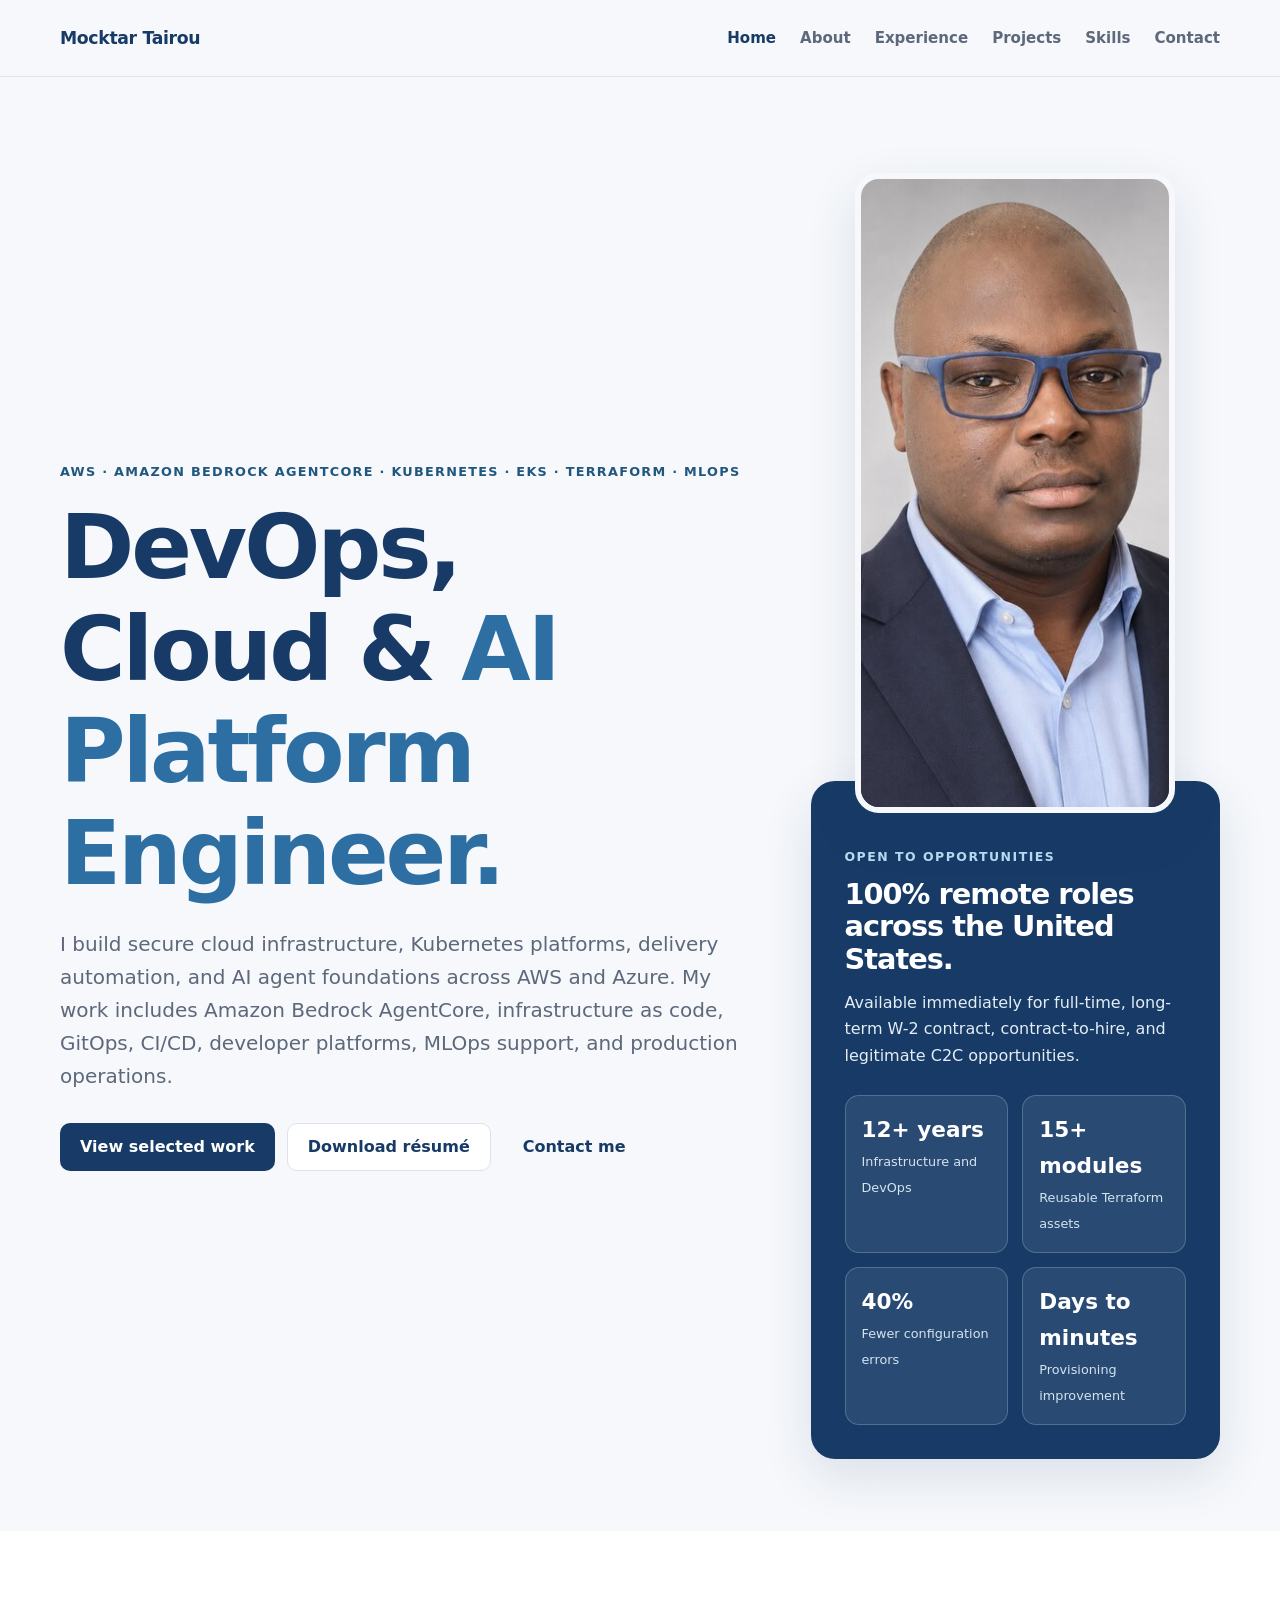
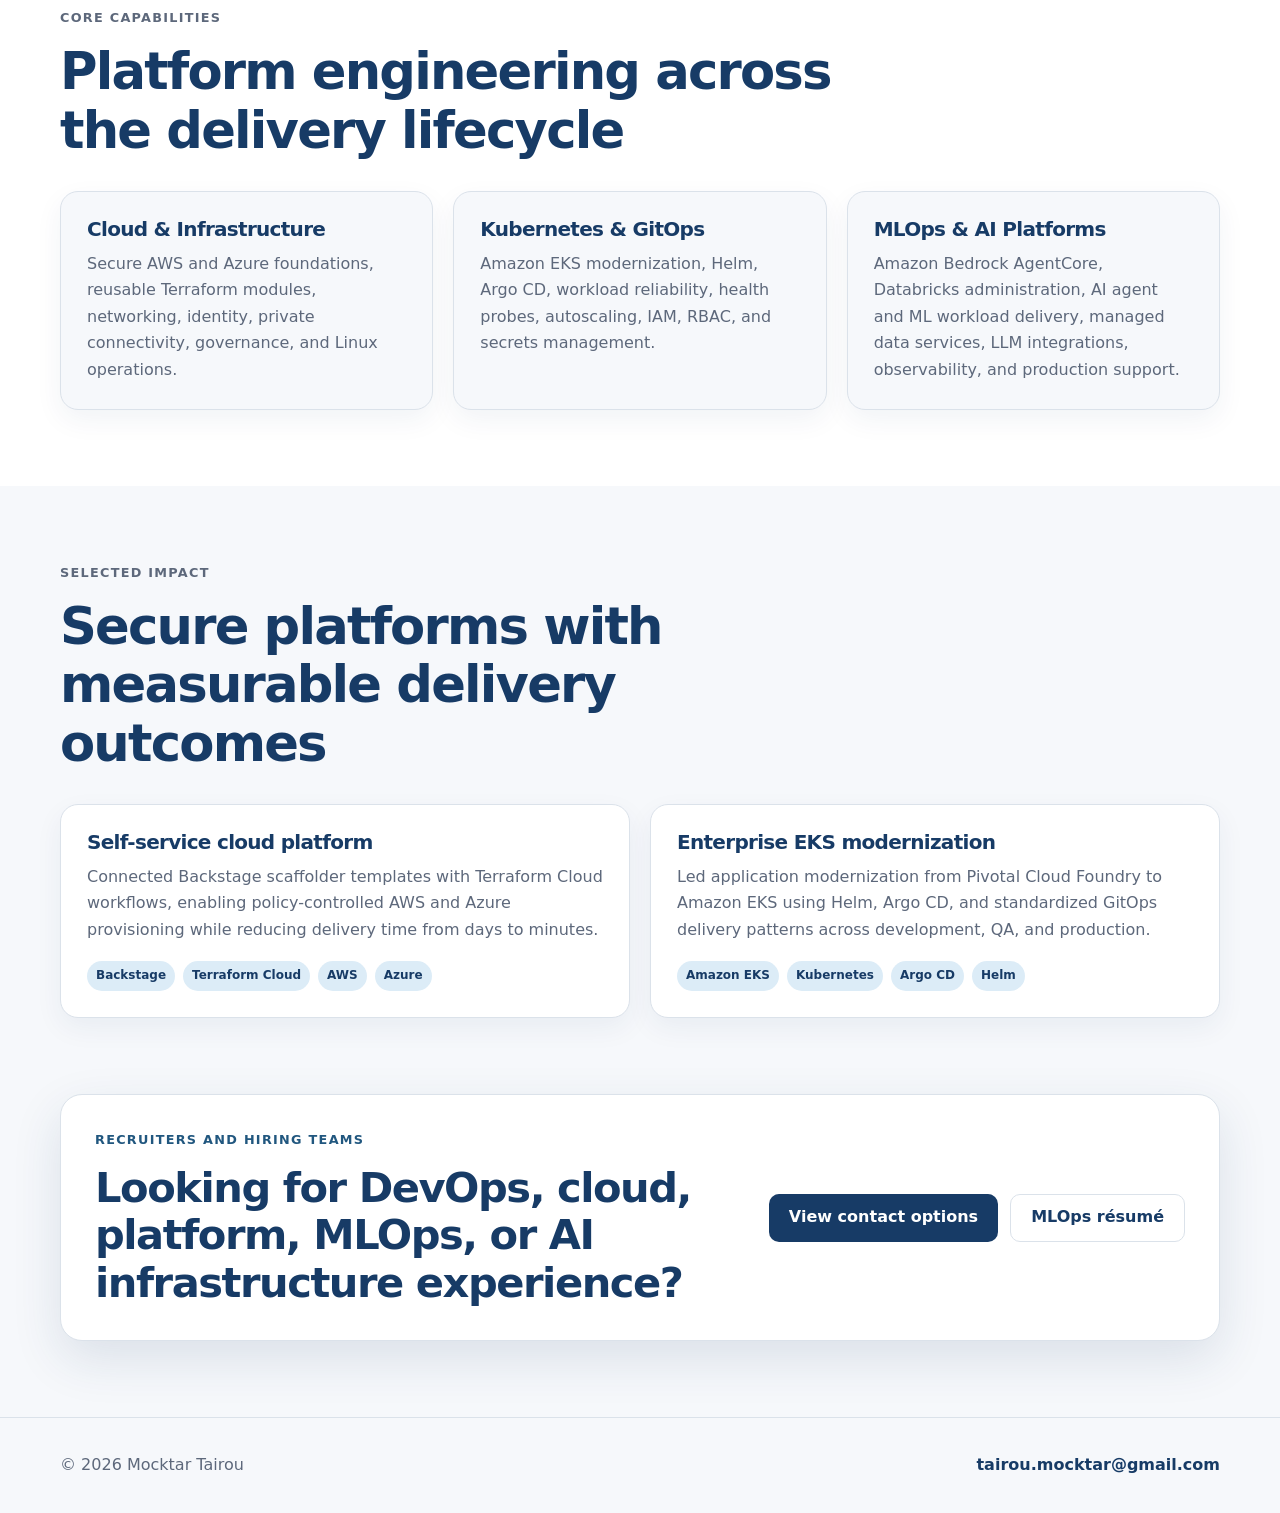
<file: index.html>
<!doctype html>
<html lang="en">
<head>
  <meta charset="utf-8">
  <meta name="viewport" content="width=device-width, initial-scale=1">
  <meta name="description" content="Mocktar Tairou is a DevOps, Cloud and AI Platform Engineer specializing in AWS, Amazon Bedrock AgentCore, Kubernetes, EKS, Terraform, CI/CD and MLOps infrastructure.">
  <link rel="canonical" href="https://mocktar2021.github.io/">
  <meta property="og:type" content="website">
  <meta property="og:title" content="Mocktar Tairou | DevOps, Cloud & AI Platform Engineer">
  <meta property="og:description" content="AWS, Amazon Bedrock AgentCore, Kubernetes, EKS, Terraform, CI/CD and MLOps platform engineering for secure enterprise delivery.">
  <meta property="og:url" content="https://mocktar2021.github.io/">
  <meta property="og:image" content="https://mocktar2021.github.io/assets/mocktar-tairou-headshot.jpg">
  <meta name="twitter:card" content="summary">
  <title>Mocktar Tairou | DevOps, Cloud & AI Platform Engineer</title>
  <link rel="stylesheet" href="assets/style.css">
</head>
<body>
  <a class="skip-link" href="#main-content">Skip to content</a>
  <header class="site-header">
    <div class="shell nav-wrap">
      <a class="brand" href="index.html">Mocktar Tairou</a>
      <button class="nav-toggle" type="button" aria-label="Open navigation" aria-expanded="false" aria-controls="primary-navigation">☰</button>
      <nav class="nav-links" id="primary-navigation" aria-label="Primary navigation">
        <a href="index.html" aria-current="page">Home</a>
        <a href="about.html">About</a>
        <a href="experience.html">Experience</a>
        <a href="projects.html">Projects</a>
        <a href="skills.html">Skills</a>
        <a href="contact.html">Contact</a>
      </nav>
    </div>
  </header>
  <main id="main-content">
    <section class="hero">
      <div class="shell hero-grid">
        <div>
          <p class="eyebrow">AWS · Amazon Bedrock AgentCore · Kubernetes · EKS · Terraform · MLOps</p>
          <h1>DevOps, Cloud & <span>AI Platform Engineer.</span></h1>
          <p class="lead">I build secure cloud infrastructure, Kubernetes platforms, delivery automation, and AI agent foundations across AWS and Azure. My work includes Amazon Bedrock AgentCore, infrastructure as code, GitOps, CI/CD, developer platforms, MLOps support, and production operations.</p>
          <div class="button-row">
            <a class="button" href="projects.html">View selected work</a>
            <a class="button secondary" href="Mocktar_Tairou_Master_Resume.pdf" target="_blank" rel="noopener">Download résumé</a>
            <a class="button text-button" href="mailto:tairou.mocktar@gmail.com">Contact me</a>
          </div>
        </div>
        <div class="hero-side">
          <figure class="profile-photo-card">
            <img class="profile-photo" src="assets/mocktar-tairou-headshot.jpg" alt="Professional headshot of Mocktar Tairou" width="640" height="640" loading="eager" decoding="async">
          </figure>
          <aside class="hero-panel" aria-label="Job preferences and professional impact">
          <div class="label">Open to opportunities</div>
          <h2>100% remote roles across the United States.</h2>
          <p>Available immediately for full-time, long-term W-2 contract, contract-to-hire, and legitimate C2C opportunities.</p>
          <div class="metric-grid">
            <div class="metric"><strong>12+ years</strong><span>Infrastructure and DevOps</span></div>
            <div class="metric"><strong>15+ modules</strong><span>Reusable Terraform assets</span></div>
            <div class="metric"><strong>40%</strong><span>Fewer configuration errors</span></div>
            <div class="metric"><strong>Days to minutes</strong><span>Provisioning improvement</span></div>
          </div>
          </aside>
        </div>
      </div>
    </section>
    <section class="section alt">
      <div class="shell">
        <div class="section-head">
          <p class="eyebrow">Core capabilities</p>
          <h2>Platform engineering across the delivery lifecycle</h2>
        </div>
        <div class="grid-3">
          <article class="card"><h3>Cloud & Infrastructure</h3><p>Secure AWS and Azure foundations, reusable Terraform modules, networking, identity, private connectivity, governance, and Linux operations.</p></article>
          <article class="card"><h3>Kubernetes & GitOps</h3><p>Amazon EKS modernization, Helm, Argo CD, workload reliability, health probes, autoscaling, IAM, RBAC, and secrets management.</p></article>
          <article class="card"><h3>MLOps & AI Platforms</h3><p>Amazon Bedrock AgentCore, Databricks administration, AI agent and ML workload delivery, managed data services, LLM integrations, observability, and production support.</p></article>
        </div>
      </div>
    </section>
    <section class="section">
      <div class="shell">
        <div class="section-head">
          <p class="eyebrow">Selected impact</p>
          <h2>Secure platforms with measurable delivery outcomes</h2>
        </div>
        <div class="grid-2">
          <article class="card"><h3>Self-service cloud platform</h3><p>Connected Backstage scaffolder templates with Terraform Cloud workflows, enabling policy-controlled AWS and Azure provisioning while reducing delivery time from days to minutes.</p><div class="tags"><span class="tag">Backstage</span><span class="tag">Terraform Cloud</span><span class="tag">AWS</span><span class="tag">Azure</span></div></article>
          <article class="card"><h3>Enterprise EKS modernization</h3><p>Led application modernization from Pivotal Cloud Foundry to Amazon EKS using Helm, Argo CD, and standardized GitOps delivery patterns across development, QA, and production.</p><div class="tags"><span class="tag">Amazon EKS</span><span class="tag">Kubernetes</span><span class="tag">Argo CD</span><span class="tag">Helm</span></div></article>
        </div>
      </div>
    </section>
    <section class="section cta-section">
      <div class="shell cta-card">
        <div><p class="eyebrow">Recruiters and hiring teams</p><h2>Looking for DevOps, cloud, platform, MLOps, or AI infrastructure experience?</h2></div>
        <div class="button-row"><a class="button" href="contact.html">View contact options</a><a class="button secondary" href="Mocktar_Tairou_MLOps_AI_Platform_Resume.pdf" target="_blank" rel="noopener">MLOps résumé</a></div>
      </div>
    </section>
  </main>
  <footer class="site-footer"><div class="shell footer-row"><span>© <span data-year></span> Mocktar Tairou</span><a href="mailto:tairou.mocktar@gmail.com">tairou.mocktar@gmail.com</a></div></footer>
  <script src="assets/script.js"></script>
</body>
</html>
</file>
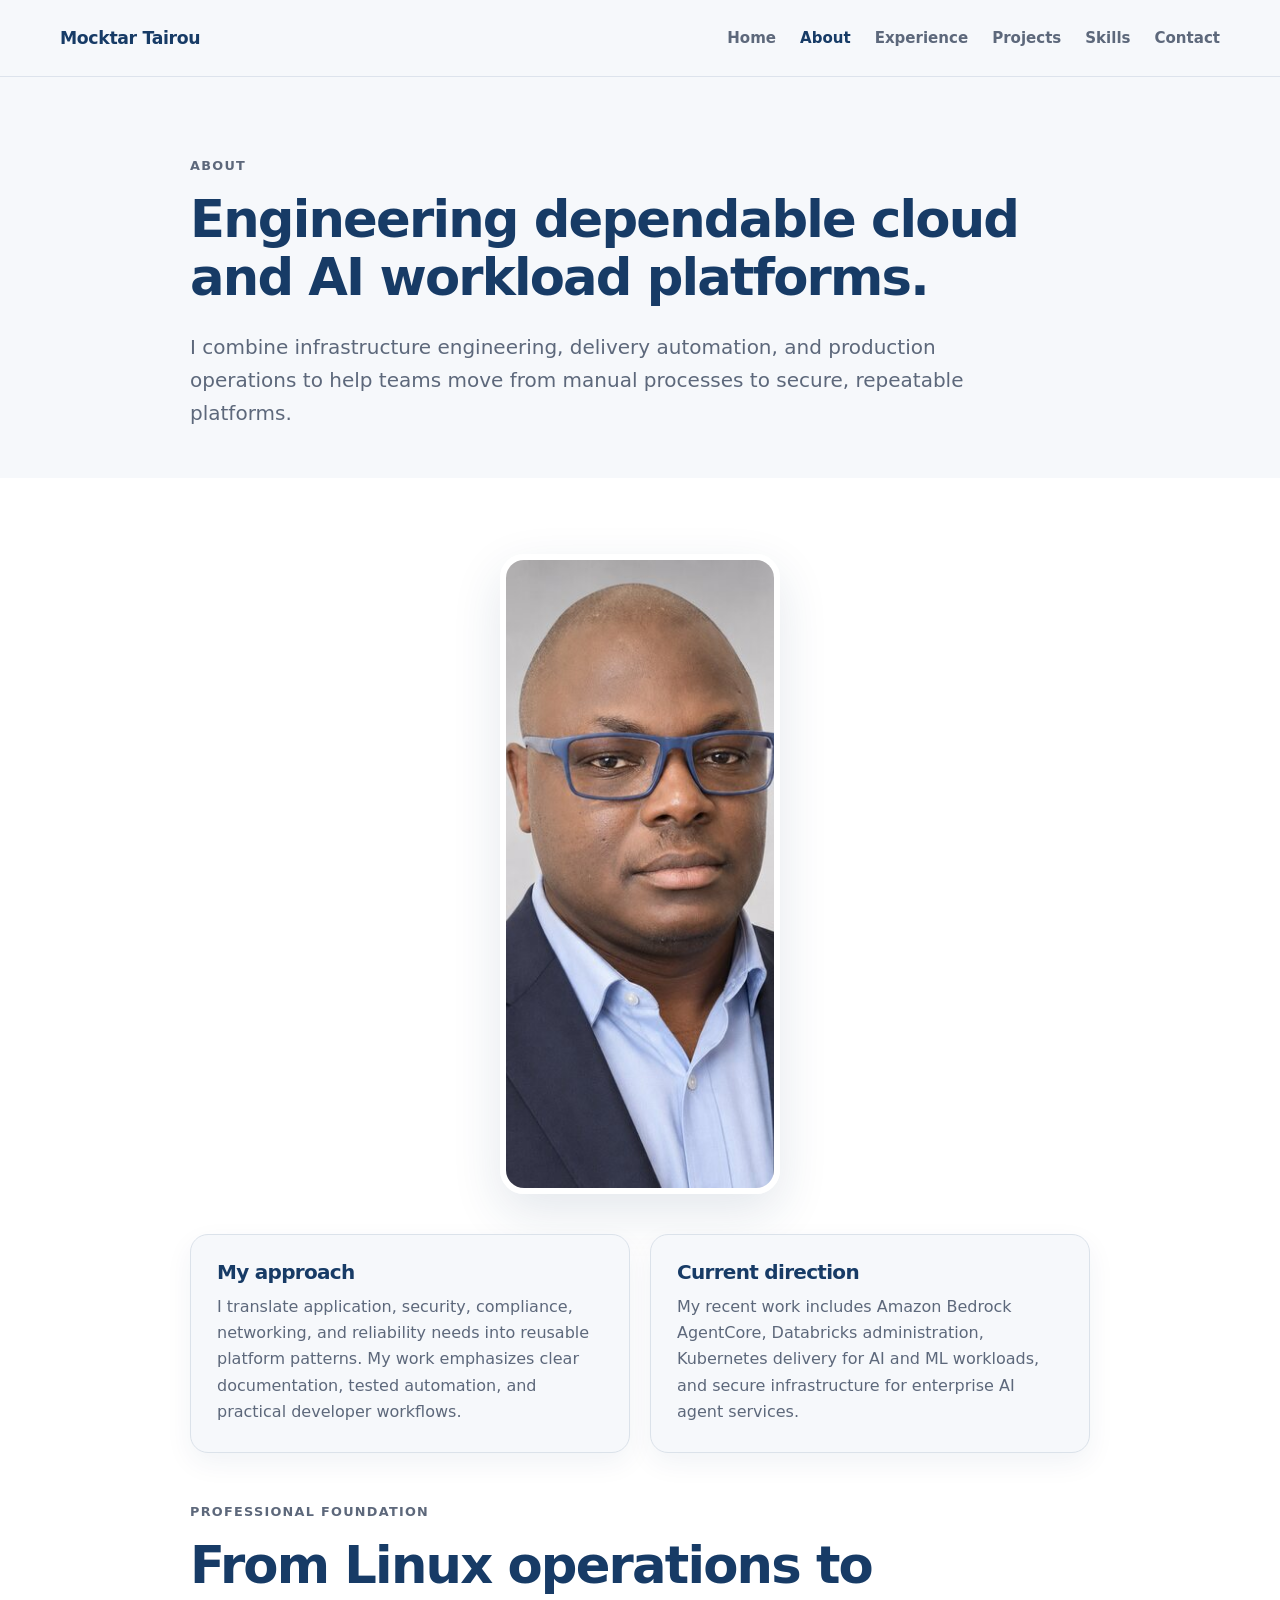
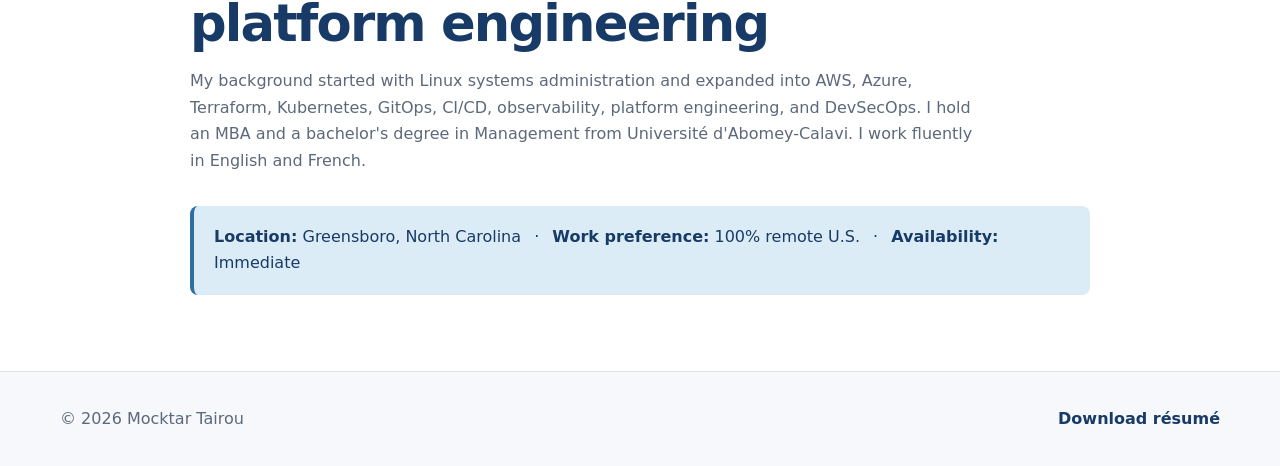
<file: about.html>
<!doctype html>
<html lang="en">
<head>
  <meta charset="utf-8">
  <meta name="viewport" content="width=device-width, initial-scale=1">
  <meta name="description" content="About Mocktar Tairou, a DevOps, Cloud and AI Platform Engineer based in Greensboro, North Carolina.">
  <link rel="canonical" href="https://mocktar2021.github.io/about.html">
  <meta property="og:type" content="profile">
  <meta property="og:title" content="About Mocktar Tairou | DevOps, Cloud & AI Platform Engineer">
  <meta property="og:description" content="More than 12 years across Linux, AWS, Azure, Terraform, Kubernetes, CI/CD, platform engineering and AI workload infrastructure.">
  <meta property="og:url" content="https://mocktar2021.github.io/about.html">
  <meta property="og:image" content="https://mocktar2021.github.io/assets/mocktar-tairou-headshot.jpg">
  <meta name="twitter:card" content="summary">
  <title>About | Mocktar Tairou</title>
  <link rel="stylesheet" href="assets/style.css">
</head>
<body>
  <a class="skip-link" href="#main-content">Skip to content</a>
  <header class="site-header"><div class="shell nav-wrap"><a class="brand" href="index.html">Mocktar Tairou</a><button class="nav-toggle" type="button" aria-label="Open navigation" aria-expanded="false" aria-controls="primary-navigation">☰</button><nav class="nav-links" id="primary-navigation" aria-label="Primary navigation"><a href="index.html">Home</a><a href="about.html" aria-current="page">About</a><a href="experience.html">Experience</a><a href="projects.html">Projects</a><a href="skills.html">Skills</a><a href="contact.html">Contact</a></nav></div></header>
  <main id="main-content">
    <section class="page-hero"><div class="shell"><p class="eyebrow">About</p><h1>Engineering dependable cloud and AI workload platforms.</h1><p class="lead">I combine infrastructure engineering, delivery automation, and production operations to help teams move from manual processes to secure, repeatable platforms.</p></div></section>
    <section class="section alt"><div class="shell content">
      <figure class="about-photo">
        <img src="assets/mocktar-tairou-headshot.jpg" alt="Professional headshot of Mocktar Tairou" width="640" height="640" loading="lazy" decoding="async">
      </figure>
      <div class="grid-2">
        <article class="card"><h3>My approach</h3><p>I translate application, security, compliance, networking, and reliability needs into reusable platform patterns. My work emphasizes clear documentation, tested automation, and practical developer workflows.</p></article>
        <article class="card"><h3>Current direction</h3><p>My recent work includes Amazon Bedrock AgentCore, Databricks administration, Kubernetes delivery for AI and ML workloads, and secure infrastructure for enterprise AI agent services.</p></article>
      </div>
      <div class="section-head spaced"><p class="eyebrow">Professional foundation</p><h2>From Linux operations to platform engineering</h2><p>My background started with Linux systems administration and expanded into AWS, Azure, Terraform, Kubernetes, GitOps, CI/CD, observability, platform engineering, and DevSecOps. I hold an MBA and a bachelor's degree in Management from Université d'Abomey-Calavi. I work fluently in English and French.</p></div>
      <div class="availability"><strong>Location:</strong> Greensboro, North Carolina <span aria-hidden="true">·</span> <strong>Work preference:</strong> 100% remote U.S. <span aria-hidden="true">·</span> <strong>Availability:</strong> Immediate</div>
    </div></section>
  </main>
  <footer class="site-footer"><div class="shell footer-row"><span>© <span data-year></span> Mocktar Tairou</span><a href="Mocktar_Tairou_Master_Resume.pdf" target="_blank" rel="noopener">Download résumé</a></div></footer>
  <script src="assets/script.js"></script>
</body>
</html>
</file>
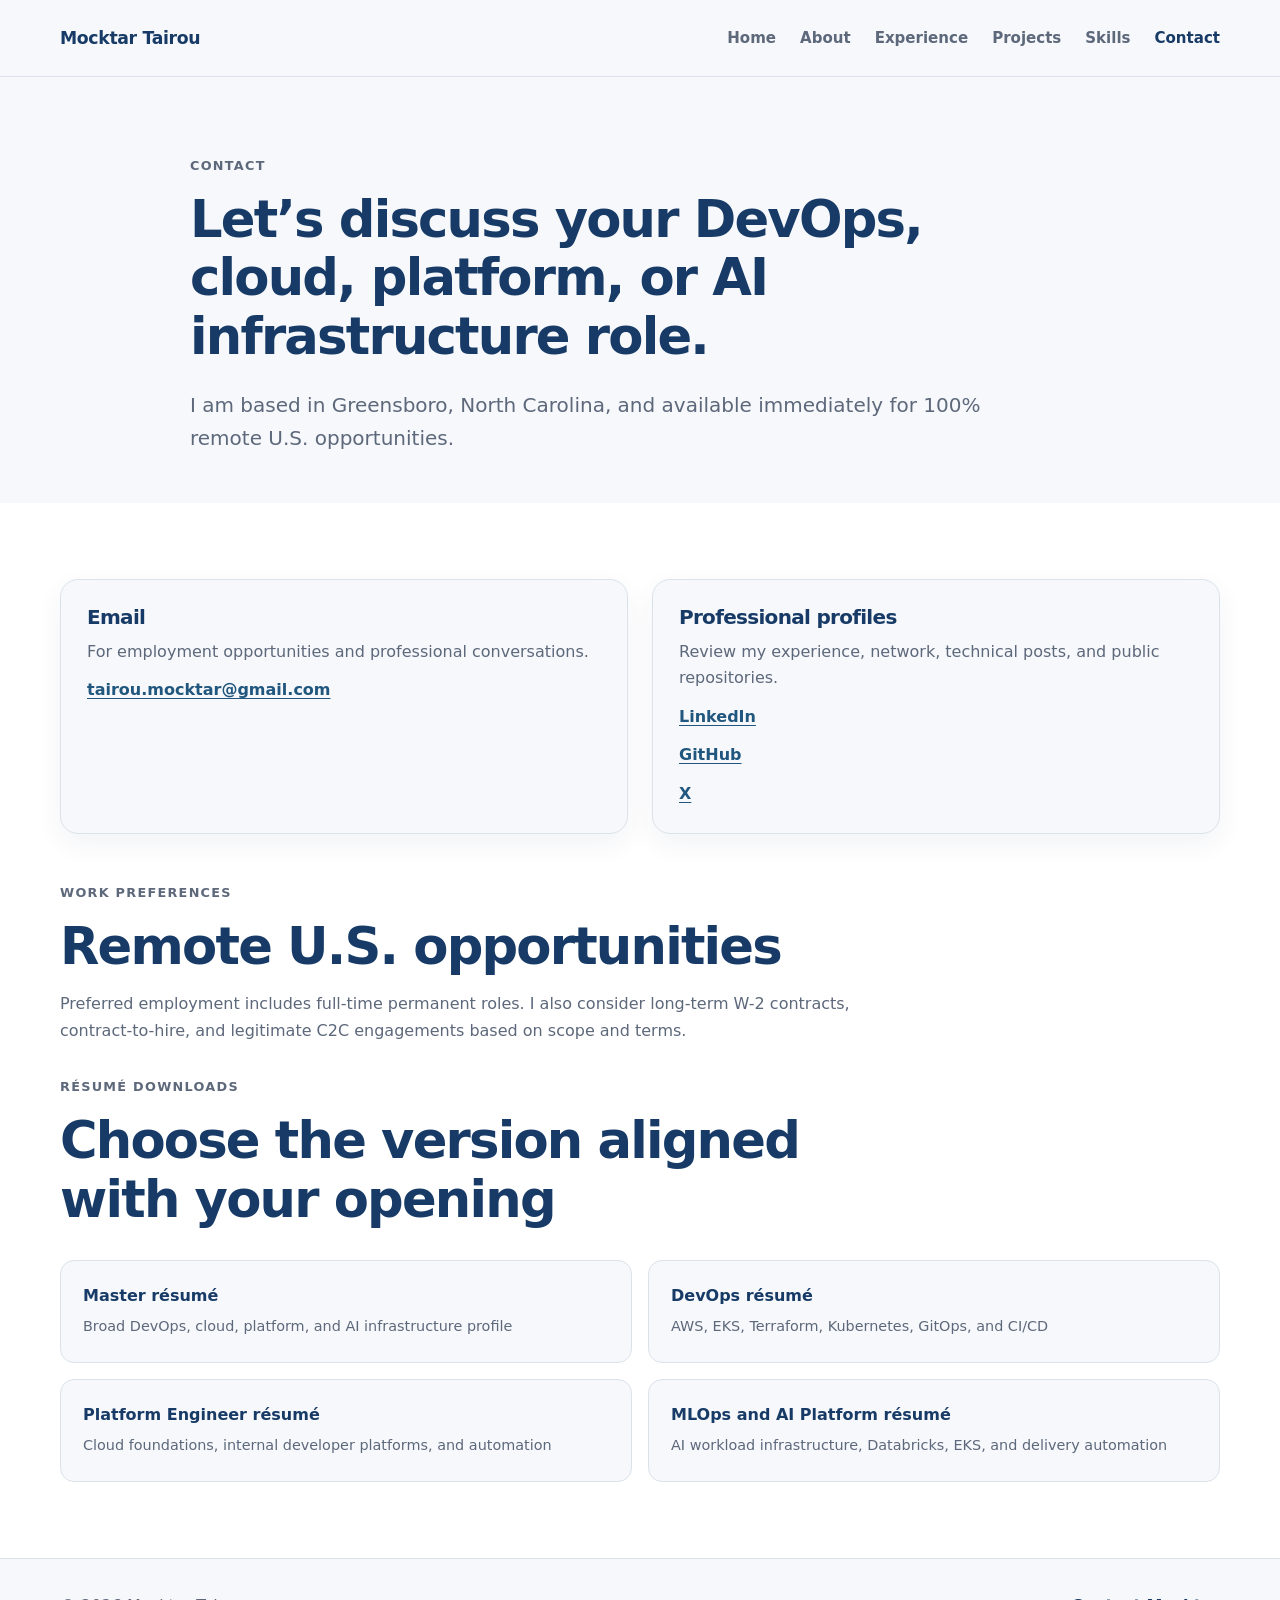
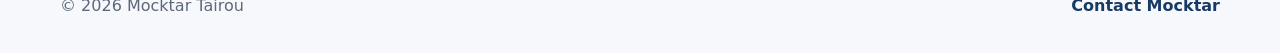
<file: contact.html>
<!doctype html>
<html lang="en">
<head>
  <meta charset="utf-8">
  <meta name="viewport" content="width=device-width, initial-scale=1">
  <meta name="description" content="Contact Mocktar Tairou for remote DevOps, cloud, platform engineering, MLOps and AI infrastructure opportunities in the United States.">
  <link rel="canonical" href="https://mocktar2021.github.io/contact.html">
  <meta property="og:type" content="profile">
  <meta property="og:title" content="Contact | Mocktar Tairou">
  <meta property="og:description" content="Available immediately for 100% remote U.S. DevOps, cloud, platform, MLOps and AI infrastructure opportunities.">
  <meta property="og:url" content="https://mocktar2021.github.io/contact.html">
  <meta property="og:image" content="https://avatars.githubusercontent.com/u/94203523?v=4">
  <meta name="twitter:card" content="summary">
  <title>Contact | Mocktar Tairou</title>
  <link rel="stylesheet" href="assets/style.css">
</head>
<body>
  <a class="skip-link" href="#main-content">Skip to content</a>
  <header class="site-header"><div class="shell nav-wrap"><a class="brand" href="index.html">Mocktar Tairou</a><button class="nav-toggle" type="button" aria-label="Open navigation" aria-expanded="false" aria-controls="primary-navigation">☰</button><nav class="nav-links" id="primary-navigation" aria-label="Primary navigation"><a href="index.html">Home</a><a href="about.html">About</a><a href="experience.html">Experience</a><a href="projects.html">Projects</a><a href="skills.html">Skills</a><a href="contact.html" aria-current="page">Contact</a></nav></div></header>
  <main id="main-content">
    <section class="page-hero"><div class="shell"><p class="eyebrow">Contact</p><h1>Let’s discuss your DevOps, cloud, platform, or AI infrastructure role.</h1><p class="lead">I am based in Greensboro, North Carolina, and available immediately for 100% remote U.S. opportunities.</p></div></section>
    <section class="section alt"><div class="shell">
      <div class="contact-grid">
        <article class="card"><h3>Email</h3><p>For employment opportunities and professional conversations.</p><a class="contact-link" href="mailto:tairou.mocktar@gmail.com">tairou.mocktar@gmail.com</a></article>
        <article class="card"><h3>Professional profiles</h3><p>Review my experience, network, technical posts, and public repositories.</p><a class="contact-link" href="https://www.linkedin.com/in/mocktar-t-69526721b" target="_blank" rel="noopener">LinkedIn</a><a class="contact-link" href="https://github.com/mocktar2021" target="_blank" rel="noopener">GitHub</a><a class="contact-link" href="https://x.com/MocktarT" target="_blank" rel="noopener">X</a></article>
      </div>
      <div class="section-head spaced"><p class="eyebrow">Work preferences</p><h2>Remote U.S. opportunities</h2><p>Preferred employment includes full-time permanent roles. I also consider long-term W-2 contracts, contract-to-hire, and legitimate C2C engagements based on scope and terms.</p></div>
      <div class="section-head"><p class="eyebrow">Résumé downloads</p><h2>Choose the version aligned with your opening</h2></div>
      <div class="resume-grid">
        <a class="resume-card" href="Mocktar_Tairou_Master_Resume.pdf" target="_blank" rel="noopener"><strong>Master résumé</strong><span>Broad DevOps, cloud, platform, and AI infrastructure profile</span></a>
        <a class="resume-card" href="Mocktar_Tairou_DevOps_Resume.pdf" target="_blank" rel="noopener"><strong>DevOps résumé</strong><span>AWS, EKS, Terraform, Kubernetes, GitOps, and CI/CD</span></a>
        <a class="resume-card" href="Mocktar_Tairou_Platform_Engineer_Resume.pdf" target="_blank" rel="noopener"><strong>Platform Engineer résumé</strong><span>Cloud foundations, internal developer platforms, and automation</span></a>
        <a class="resume-card" href="Mocktar_Tairou_MLOps_AI_Platform_Resume.pdf" target="_blank" rel="noopener"><strong>MLOps and AI Platform résumé</strong><span>AI workload infrastructure, Databricks, EKS, and delivery automation</span></a>
      </div>
    </div></section>
  </main>
  <footer class="site-footer"><div class="shell footer-row"><span>© <span data-year></span> Mocktar Tairou</span><a href="mailto:tairou.mocktar@gmail.com">Contact Mocktar</a></div></footer>
  <script src="assets/script.js"></script>
</body>
</html>
</file>
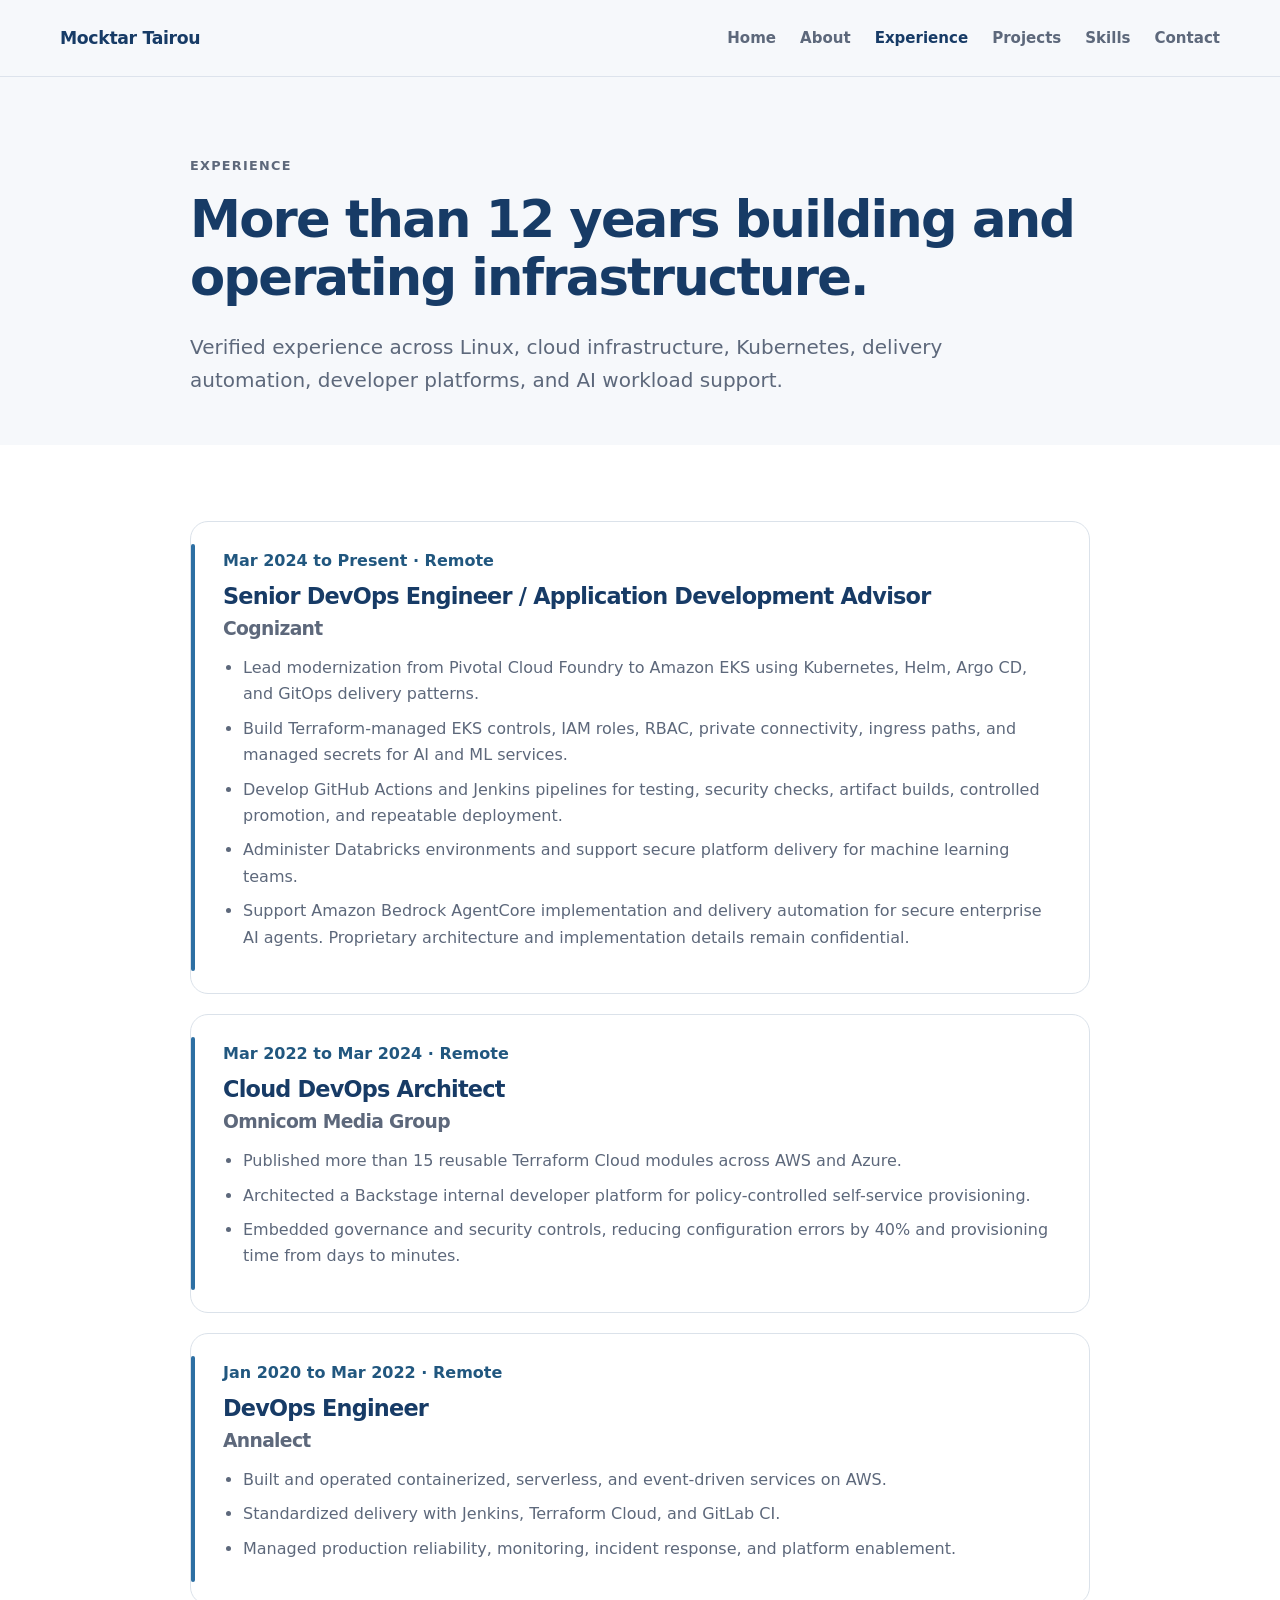
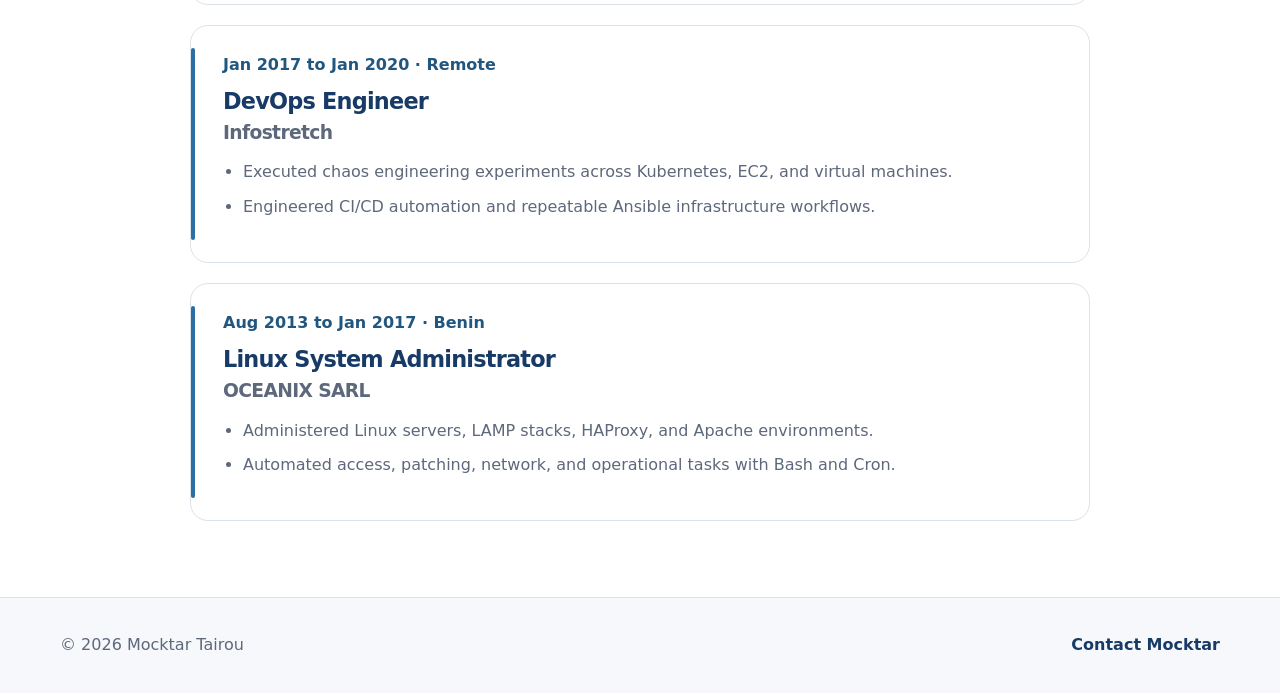
<file: experience.html>
<!doctype html>
<html lang="en">
<head>
  <meta charset="utf-8">
  <meta name="viewport" content="width=device-width, initial-scale=1">
  <meta name="description" content="Mocktar Tairou's experience across DevOps, cloud platforms, Kubernetes, MLOps support and Linux operations.">
  <link rel="canonical" href="https://mocktar2021.github.io/experience.html">
  <meta property="og:type" content="profile">
  <meta property="og:title" content="Experience | Mocktar Tairou">
  <meta property="og:description" content="Professional experience across AWS, Amazon Bedrock AgentCore, Azure, EKS, Terraform, GitOps, CI/CD, Databricks and enterprise AI platform delivery.">
  <meta property="og:url" content="https://mocktar2021.github.io/experience.html">
  <meta property="og:image" content="https://avatars.githubusercontent.com/u/94203523?v=4">
  <meta name="twitter:card" content="summary">
  <title>Experience | Mocktar Tairou</title>
  <link rel="stylesheet" href="assets/style.css">
</head>
<body>
  <a class="skip-link" href="#main-content">Skip to content</a>
  <header class="site-header"><div class="shell nav-wrap"><a class="brand" href="index.html">Mocktar Tairou</a><button class="nav-toggle" type="button" aria-label="Open navigation" aria-expanded="false" aria-controls="primary-navigation">☰</button><nav class="nav-links" id="primary-navigation" aria-label="Primary navigation"><a href="index.html">Home</a><a href="about.html">About</a><a href="experience.html" aria-current="page">Experience</a><a href="projects.html">Projects</a><a href="skills.html">Skills</a><a href="contact.html">Contact</a></nav></div></header>
  <main id="main-content">
    <section class="page-hero"><div class="shell"><p class="eyebrow">Experience</p><h1>More than 12 years building and operating infrastructure.</h1><p class="lead">Verified experience across Linux, cloud infrastructure, Kubernetes, delivery automation, developer platforms, and AI workload support.</p></div></section>
    <section class="section alt"><div class="shell content timeline">
      <article><p class="meta">Mar 2024 to Present · Remote</p><h2>Senior DevOps Engineer / Application Development Advisor</h2><h3>Cognizant</h3><ul><li>Lead modernization from Pivotal Cloud Foundry to Amazon EKS using Kubernetes, Helm, Argo CD, and GitOps delivery patterns.</li><li>Build Terraform-managed EKS controls, IAM roles, RBAC, private connectivity, ingress paths, and managed secrets for AI and ML services.</li><li>Develop GitHub Actions and Jenkins pipelines for testing, security checks, artifact builds, controlled promotion, and repeatable deployment.</li><li>Administer Databricks environments and support secure platform delivery for machine learning teams.</li><li>Support Amazon Bedrock AgentCore implementation and delivery automation for secure enterprise AI agents. Proprietary architecture and implementation details remain confidential.</li></ul></article>
      <article><p class="meta">Mar 2022 to Mar 2024 · Remote</p><h2>Cloud DevOps Architect</h2><h3>Omnicom Media Group</h3><ul><li>Published more than 15 reusable Terraform Cloud modules across AWS and Azure.</li><li>Architected a Backstage internal developer platform for policy-controlled self-service provisioning.</li><li>Embedded governance and security controls, reducing configuration errors by 40% and provisioning time from days to minutes.</li></ul></article>
      <article><p class="meta">Jan 2020 to Mar 2022 · Remote</p><h2>DevOps Engineer</h2><h3>Annalect</h3><ul><li>Built and operated containerized, serverless, and event-driven services on AWS.</li><li>Standardized delivery with Jenkins, Terraform Cloud, and GitLab CI.</li><li>Managed production reliability, monitoring, incident response, and platform enablement.</li></ul></article>
      <article><p class="meta">Jan 2017 to Jan 2020 · Remote</p><h2>DevOps Engineer</h2><h3>Infostretch</h3><ul><li>Executed chaos engineering experiments across Kubernetes, EC2, and virtual machines.</li><li>Engineered CI/CD automation and repeatable Ansible infrastructure workflows.</li></ul></article>
      <article><p class="meta">Aug 2013 to Jan 2017 · Benin</p><h2>Linux System Administrator</h2><h3>OCEANIX SARL</h3><ul><li>Administered Linux servers, LAMP stacks, HAProxy, and Apache environments.</li><li>Automated access, patching, network, and operational tasks with Bash and Cron.</li></ul></article>
    </div></section>
  </main>
  <footer class="site-footer"><div class="shell footer-row"><span>© <span data-year></span> Mocktar Tairou</span><a href="contact.html">Contact Mocktar</a></div></footer>
  <script src="assets/script.js"></script>
</body>
</html>
</file>
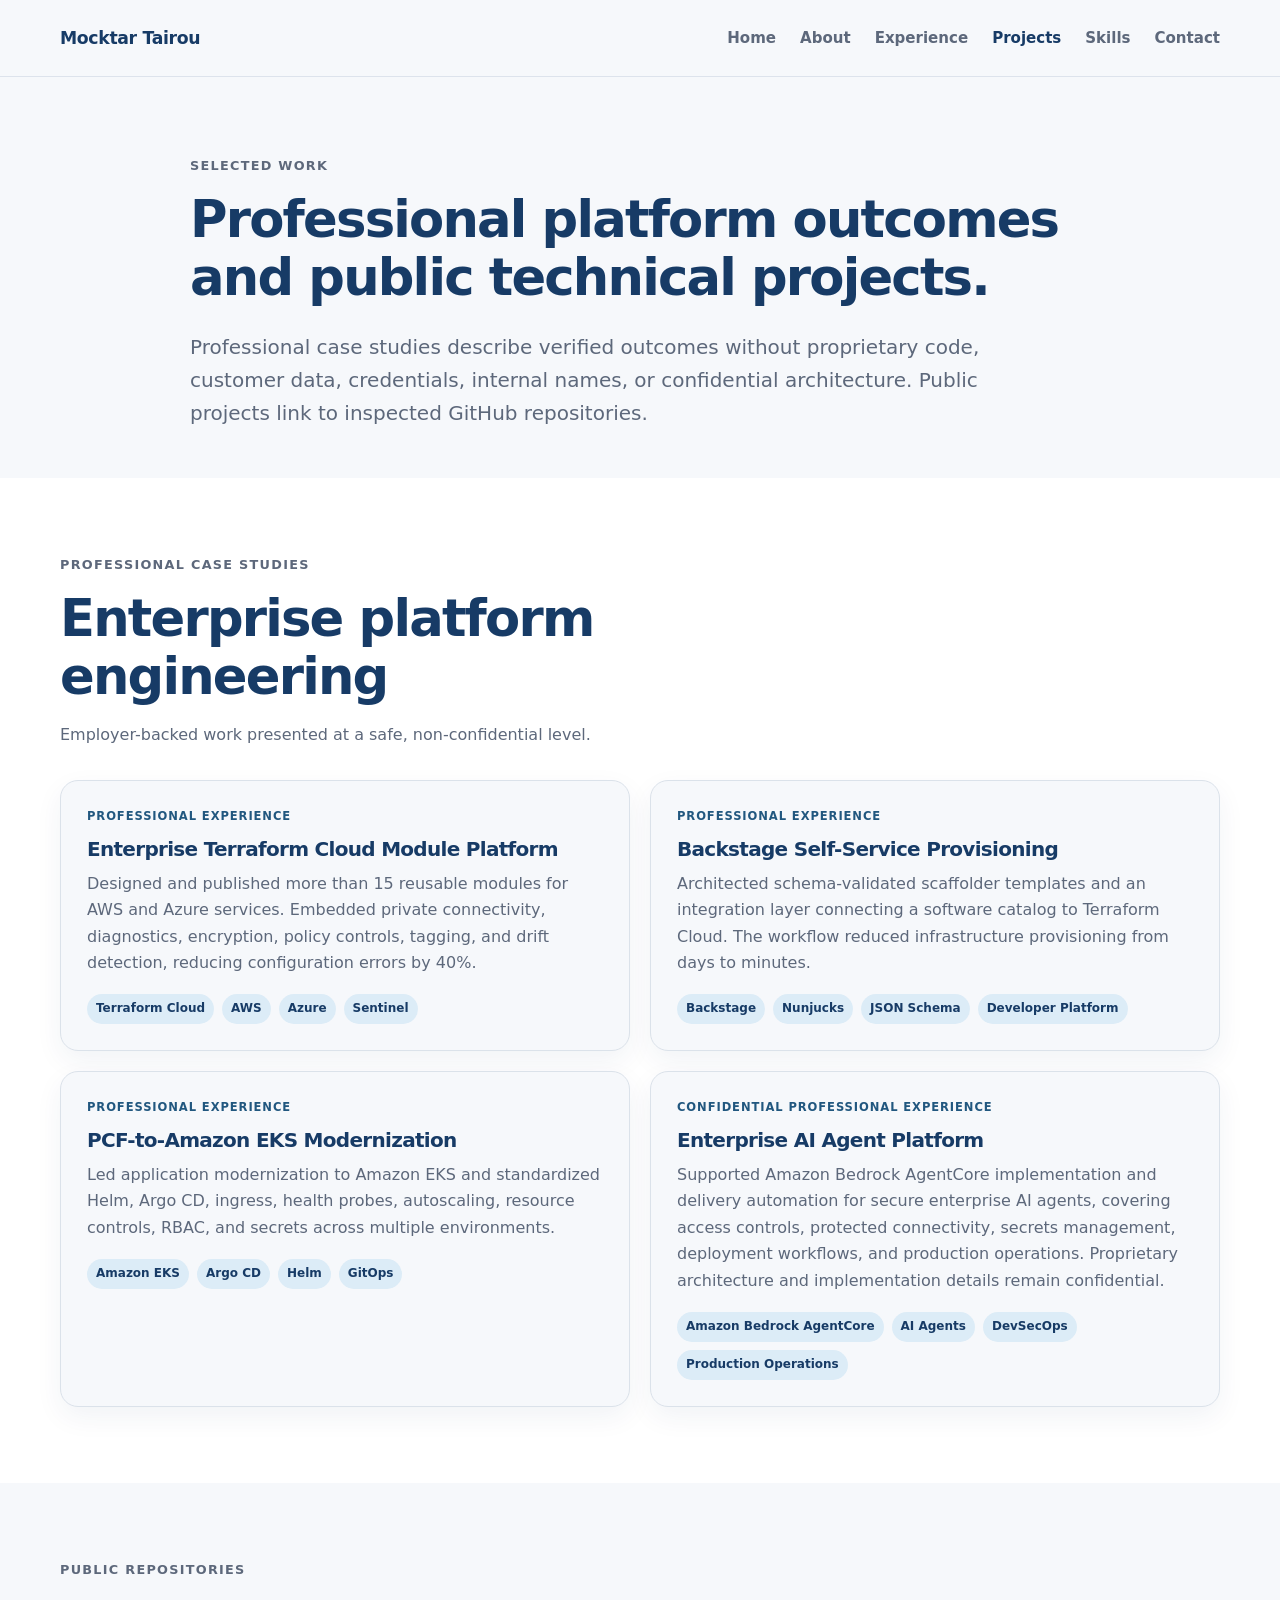
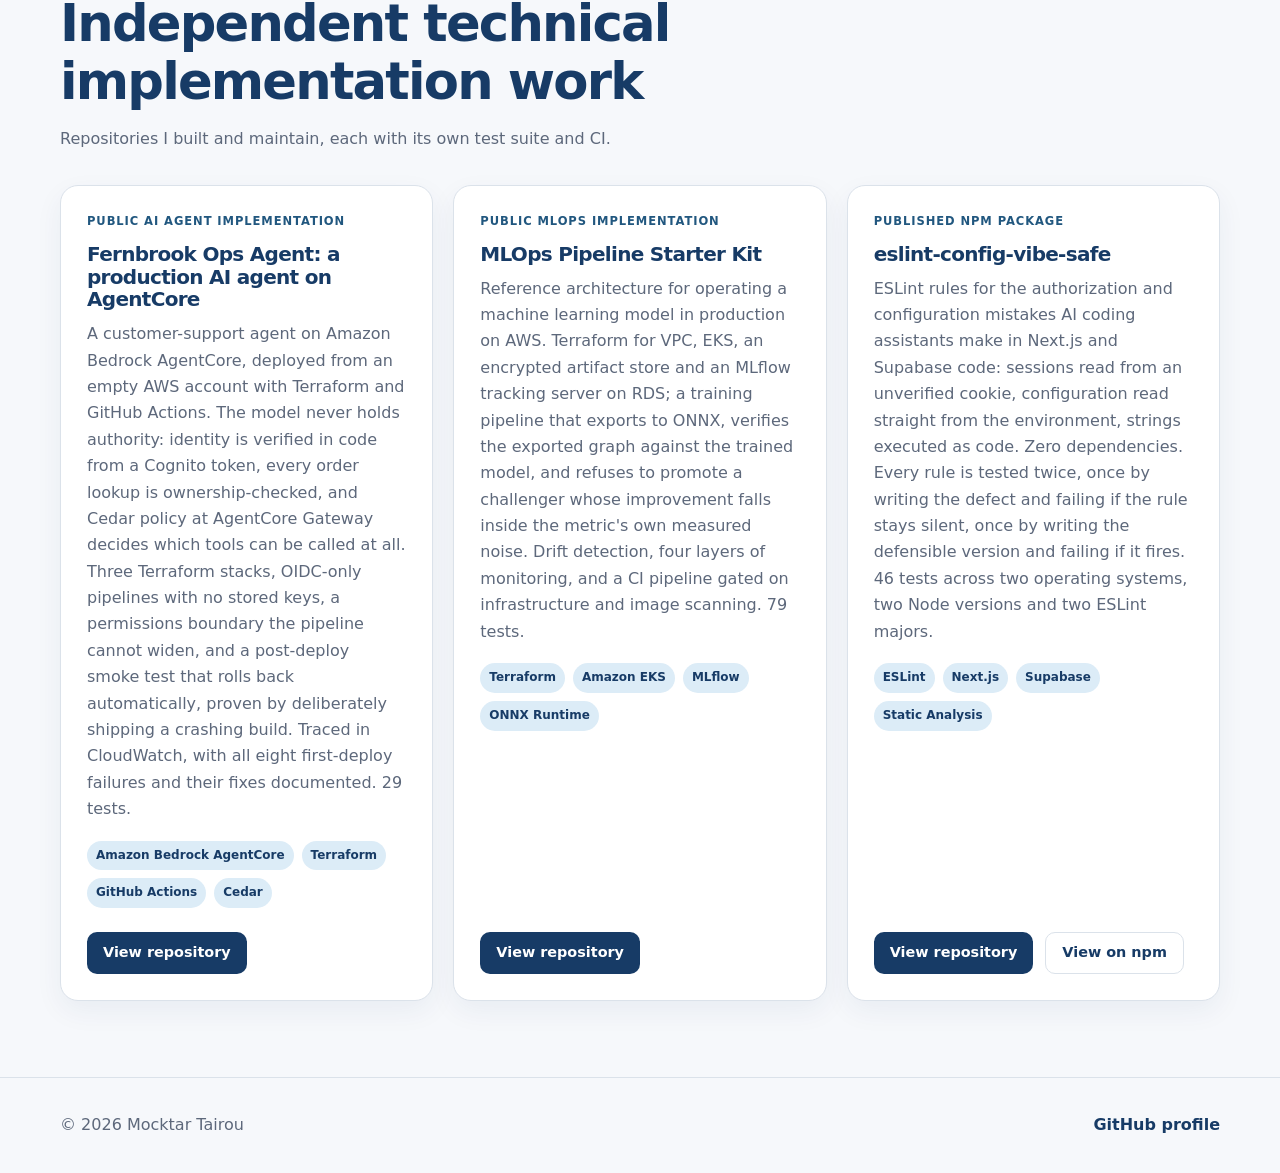
<file: projects.html>
<!doctype html>
<html lang="en">
<head>
  <meta charset="utf-8">
  <meta name="viewport" content="width=device-width, initial-scale=1">
  <meta name="description" content="Selected professional case studies and public DevOps, AWS, Amazon Bedrock AgentCore, Terraform, Kubernetes, MLOps and AI platform projects by Mocktar Tairou.">
  <link rel="canonical" href="https://mocktar2021.github.io/projects.html">
  <meta property="og:type" content="website">
  <meta property="og:title" content="Projects | Mocktar Tairou">
  <meta property="og:description" content="Professional platform case studies and verified public projects across Amazon Bedrock AgentCore, EKS, Terraform, Jenkins and Gremlin.">
  <meta property="og:url" content="https://mocktar2021.github.io/projects.html">
  <meta property="og:image" content="https://avatars.githubusercontent.com/u/94203523?v=4">
  <meta name="twitter:card" content="summary">
  <title>Projects | Mocktar Tairou</title>
  <link rel="stylesheet" href="assets/style.css">
</head>
<body>
  <a class="skip-link" href="#main-content">Skip to content</a>
  <header class="site-header"><div class="shell nav-wrap"><a class="brand" href="index.html">Mocktar Tairou</a><button class="nav-toggle" type="button" aria-label="Open navigation" aria-expanded="false" aria-controls="primary-navigation">☰</button><nav class="nav-links" id="primary-navigation" aria-label="Primary navigation"><a href="index.html">Home</a><a href="about.html">About</a><a href="experience.html">Experience</a><a href="projects.html" aria-current="page">Projects</a><a href="skills.html">Skills</a><a href="contact.html">Contact</a></nav></div></header>
  <main id="main-content">
    <section class="page-hero"><div class="shell"><p class="eyebrow">Selected work</p><h1>Professional platform outcomes and public technical projects.</h1><p class="lead">Professional case studies describe verified outcomes without proprietary code, customer data, credentials, internal names, or confidential architecture. Public projects link to inspected GitHub repositories.</p></div></section>
    <section class="section alt"><div class="shell">
      <div class="section-head"><p class="eyebrow">Professional case studies</p><h2>Enterprise platform engineering</h2><p>Employer-backed work presented at a safe, non-confidential level.</p></div>
      <div class="grid-2">
        <article class="card project-card"><span class="project-label">Professional experience</span><h3>Enterprise Terraform Cloud Module Platform</h3><p>Designed and published more than 15 reusable modules for AWS and Azure services. Embedded private connectivity, diagnostics, encryption, policy controls, tagging, and drift detection, reducing configuration errors by 40%.</p><div class="tags"><span class="tag">Terraform Cloud</span><span class="tag">AWS</span><span class="tag">Azure</span><span class="tag">Sentinel</span></div></article>
        <article class="card project-card"><span class="project-label">Professional experience</span><h3>Backstage Self-Service Provisioning</h3><p>Architected schema-validated scaffolder templates and an integration layer connecting a software catalog to Terraform Cloud. The workflow reduced infrastructure provisioning from days to minutes.</p><div class="tags"><span class="tag">Backstage</span><span class="tag">Nunjucks</span><span class="tag">JSON Schema</span><span class="tag">Developer Platform</span></div></article>
        <article class="card project-card"><span class="project-label">Professional experience</span><h3>PCF-to-Amazon EKS Modernization</h3><p>Led application modernization to Amazon EKS and standardized Helm, Argo CD, ingress, health probes, autoscaling, resource controls, RBAC, and secrets across multiple environments.</p><div class="tags"><span class="tag">Amazon EKS</span><span class="tag">Argo CD</span><span class="tag">Helm</span><span class="tag">GitOps</span></div></article>
        <article class="card project-card"><span class="project-label">Confidential professional experience</span><h3>Enterprise AI Agent Platform</h3><p>Supported Amazon Bedrock AgentCore implementation and delivery automation for secure enterprise AI agents, covering access controls, protected connectivity, secrets management, deployment workflows, and production operations. Proprietary architecture and implementation details remain confidential.</p><div class="tags"><span class="tag">Amazon Bedrock AgentCore</span><span class="tag">AI Agents</span><span class="tag">DevSecOps</span><span class="tag">Production Operations</span></div></article>
      </div>
    </div></section>
    <section class="section"><div class="shell">
      <div class="section-head"><p class="eyebrow">Public repositories</p><h2>Independent technical implementation work</h2><p>Repositories I built and maintain, each with its own test suite and CI.</p></div>
      <div class="grid-3">
        <article class="card project-card"><span class="project-label">Public AI agent implementation</span><h3>Fernbrook Ops Agent: a production AI agent on AgentCore</h3><p>A customer-support agent on Amazon Bedrock AgentCore, deployed from an empty AWS account with Terraform and GitHub Actions. The model never holds authority: identity is verified in code from a Cognito token, every order lookup is ownership-checked, and Cedar policy at AgentCore Gateway decides which tools can be called at all. Three Terraform stacks, OIDC-only pipelines with no stored keys, a permissions boundary the pipeline cannot widen, and a post-deploy smoke test that rolls back automatically, proven by deliberately shipping a crashing build. Traced in CloudWatch, with all eight first-deploy failures and their fixes documented. 29 tests.</p><div class="tags"><span class="tag">Amazon Bedrock AgentCore</span><span class="tag">Terraform</span><span class="tag">GitHub Actions</span><span class="tag">Cedar</span></div><div class="card-actions"><a class="button small" href="https://github.com/mocktar2021/fernbrook-ops-agent" target="_blank" rel="noopener">View repository</a></div></article>
        <article class="card project-card"><span class="project-label">Public MLOps implementation</span><h3>MLOps Pipeline Starter Kit</h3><p>Reference architecture for operating a machine learning model in production on AWS. Terraform for VPC, EKS, an encrypted artifact store and an MLflow tracking server on RDS; a training pipeline that exports to ONNX, verifies the exported graph against the trained model, and refuses to promote a challenger whose improvement falls inside the metric's own measured noise. Drift detection, four layers of monitoring, and a CI pipeline gated on infrastructure and image scanning. 79 tests.</p><div class="tags"><span class="tag">Terraform</span><span class="tag">Amazon EKS</span><span class="tag">MLflow</span><span class="tag">ONNX Runtime</span></div><div class="card-actions"><a class="button small" href="https://github.com/mocktar-technologies/mlops-pipeline-starter-kit" target="_blank" rel="noopener">View repository</a></div></article>
        <article class="card project-card"><span class="project-label">Published npm package</span><h3>eslint-config-vibe-safe</h3><p>ESLint rules for the authorization and configuration mistakes AI coding assistants make in Next.js and Supabase code: sessions read from an unverified cookie, configuration read straight from the environment, strings executed as code. Zero dependencies. Every rule is tested twice, once by writing the defect and failing if the rule stays silent, once by writing the defensible version and failing if it fires. 46 tests across two operating systems, two Node versions and two ESLint majors.</p><div class="tags"><span class="tag">ESLint</span><span class="tag">Next.js</span><span class="tag">Supabase</span><span class="tag">Static Analysis</span></div><div class="card-actions" style="display:flex;flex-wrap:wrap;gap:12px"><a class="button small" href="https://github.com/mocktar-technologies/eslint-config-vibe-safe" target="_blank" rel="noopener">View repository</a><a class="button small secondary" href="https://www.npmjs.com/package/eslint-config-vibe-safe" target="_blank" rel="noopener">View on npm</a></div></article>
      </div>
    </div></section>
  </main>
  <footer class="site-footer"><div class="shell footer-row"><span>© <span data-year></span> Mocktar Tairou</span><a href="https://github.com/mocktar2021" target="_blank" rel="noopener">GitHub profile</a></div></footer>
  <script src="assets/script.js"></script>
</body>
</html>
</file>
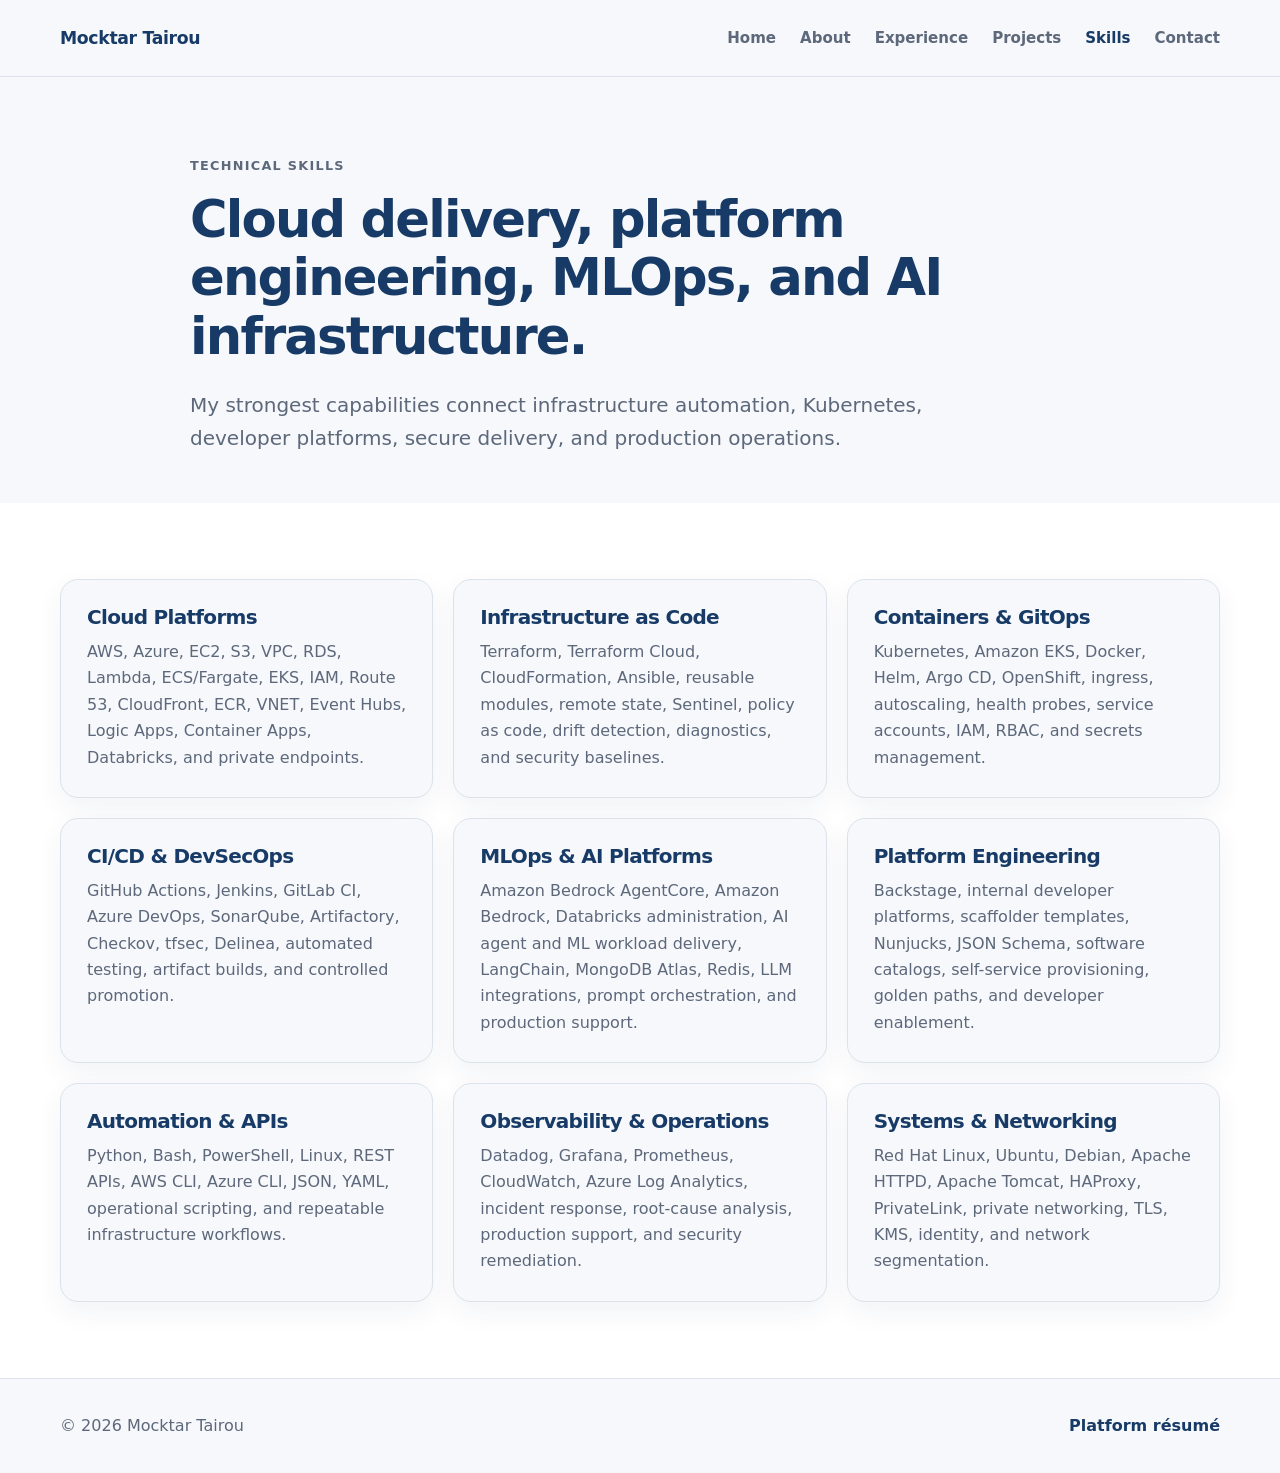
<file: skills.html>
<!doctype html>
<html lang="en">
<head>
  <meta charset="utf-8">
  <meta name="viewport" content="width=device-width, initial-scale=1">
  <meta name="description" content="Mocktar Tairou's technical skills across AWS, Amazon Bedrock AgentCore, Azure, Terraform, Kubernetes, CI/CD, MLOps and AI platform engineering.">
  <link rel="canonical" href="https://mocktar2021.github.io/skills.html">
  <meta property="og:type" content="profile">
  <meta property="og:title" content="Skills | Mocktar Tairou">
  <meta property="og:description" content="AWS, Amazon Bedrock AgentCore, Azure, Terraform, Kubernetes, EKS, GitOps, CI/CD, Databricks and AI platform engineering.">
  <meta property="og:url" content="https://mocktar2021.github.io/skills.html">
  <meta property="og:image" content="https://avatars.githubusercontent.com/u/94203523?v=4">
  <meta name="twitter:card" content="summary">
  <title>Skills | Mocktar Tairou</title>
  <link rel="stylesheet" href="assets/style.css">
</head>
<body>
  <a class="skip-link" href="#main-content">Skip to content</a>
  <header class="site-header"><div class="shell nav-wrap"><a class="brand" href="index.html">Mocktar Tairou</a><button class="nav-toggle" type="button" aria-label="Open navigation" aria-expanded="false" aria-controls="primary-navigation">☰</button><nav class="nav-links" id="primary-navigation" aria-label="Primary navigation"><a href="index.html">Home</a><a href="about.html">About</a><a href="experience.html">Experience</a><a href="projects.html">Projects</a><a href="skills.html" aria-current="page">Skills</a><a href="contact.html">Contact</a></nav></div></header>
  <main id="main-content">
    <section class="page-hero"><div class="shell"><p class="eyebrow">Technical skills</p><h1>Cloud delivery, platform engineering, MLOps, and AI infrastructure.</h1><p class="lead">My strongest capabilities connect infrastructure automation, Kubernetes, developer platforms, secure delivery, and production operations.</p></div></section>
    <section class="section alt"><div class="shell grid-3">
      <article class="card"><h3>Cloud Platforms</h3><p>AWS, Azure, EC2, S3, VPC, RDS, Lambda, ECS/Fargate, EKS, IAM, Route 53, CloudFront, ECR, VNET, Event Hubs, Logic Apps, Container Apps, Databricks, and private endpoints.</p></article>
      <article class="card"><h3>Infrastructure as Code</h3><p>Terraform, Terraform Cloud, CloudFormation, Ansible, reusable modules, remote state, Sentinel, policy as code, drift detection, diagnostics, and security baselines.</p></article>
      <article class="card"><h3>Containers & GitOps</h3><p>Kubernetes, Amazon EKS, Docker, Helm, Argo CD, OpenShift, ingress, autoscaling, health probes, service accounts, IAM, RBAC, and secrets management.</p></article>
      <article class="card"><h3>CI/CD & DevSecOps</h3><p>GitHub Actions, Jenkins, GitLab CI, Azure DevOps, SonarQube, Artifactory, Checkov, tfsec, Delinea, automated testing, artifact builds, and controlled promotion.</p></article>
      <article class="card"><h3>MLOps & AI Platforms</h3><p>Amazon Bedrock AgentCore, Amazon Bedrock, Databricks administration, AI agent and ML workload delivery, LangChain, MongoDB Atlas, Redis, LLM integrations, prompt orchestration, and production support.</p></article>
      <article class="card"><h3>Platform Engineering</h3><p>Backstage, internal developer platforms, scaffolder templates, Nunjucks, JSON Schema, software catalogs, self-service provisioning, golden paths, and developer enablement.</p></article>
      <article class="card"><h3>Automation & APIs</h3><p>Python, Bash, PowerShell, Linux, REST APIs, AWS CLI, Azure CLI, JSON, YAML, operational scripting, and repeatable infrastructure workflows.</p></article>
      <article class="card"><h3>Observability & Operations</h3><p>Datadog, Grafana, Prometheus, CloudWatch, Azure Log Analytics, incident response, root-cause analysis, production support, and security remediation.</p></article>
      <article class="card"><h3>Systems & Networking</h3><p>Red Hat Linux, Ubuntu, Debian, Apache HTTPD, Apache Tomcat, HAProxy, PrivateLink, private networking, TLS, KMS, identity, and network segmentation.</p></article>
    </div></section>
  </main>
  <footer class="site-footer"><div class="shell footer-row"><span>© <span data-year></span> Mocktar Tairou</span><a href="Mocktar_Tairou_Platform_Engineer_Resume.pdf" target="_blank" rel="noopener">Platform résumé</a></div></footer>
  <script src="assets/script.js"></script>
</body>
</html>
</file>
<file: assets/style.css>
:root {
  --ink: #172033;
  --muted: #5d687b;
  --navy: #173b66;
  --blue: #2d6fa3;
  --blue-dark: #21577f;
  --sky: #dcecf7;
  --paper: #f6f8fb;
  --white: #ffffff;
  --line: #dbe2ea;
  --focus: #f3a712;
  --shadow: 0 18px 50px rgba(23, 59, 102, 0.12);
}

* { box-sizing: border-box; }
html { scroll-behavior: smooth; }
body {
  margin: 0;
  font-family: Inter, ui-sans-serif, system-ui, -apple-system, BlinkMacSystemFont, "Segoe UI", sans-serif;
  color: var(--ink);
  background: var(--paper);
  line-height: 1.65;
}
a { color: inherit; }
a:focus-visible, button:focus-visible {
  outline: 3px solid var(--focus);
  outline-offset: 4px;
}
.skip-link {
  position: fixed;
  top: 10px;
  left: 10px;
  z-index: 100;
  padding: 10px 14px;
  border-radius: 8px;
  background: var(--navy);
  color: var(--white);
  transform: translateY(-160%);
  transition: transform 160ms ease;
}
.skip-link:focus { transform: translateY(0); }
.shell { width: min(1160px, calc(100% - 40px)); margin: 0 auto; }

.site-header {
  position: sticky;
  top: 0;
  z-index: 20;
  background: rgba(246, 248, 251, 0.96);
  backdrop-filter: blur(14px);
  border-bottom: 1px solid rgba(219, 226, 234, 0.9);
}
.nav-wrap {
  min-height: 76px;
  display: flex;
  align-items: center;
  justify-content: space-between;
  gap: 24px;
}
.brand {
  text-decoration: none;
  font-size: 1.08rem;
  font-weight: 800;
  color: var(--navy);
  letter-spacing: -0.02em;
}
.nav-links { display: flex; align-items: center; gap: 24px; }
.nav-links a {
  text-decoration: none;
  color: var(--muted);
  font-size: 0.94rem;
  font-weight: 650;
}
.nav-links a:hover, .nav-links a[aria-current="page"] { color: var(--navy); }
.nav-toggle {
  display: none;
  border: 1px solid var(--line);
  border-radius: 8px;
  background: var(--white);
  min-width: 44px;
  min-height: 44px;
  font-size: 1.35rem;
  color: var(--navy);
  cursor: pointer;
}

.hero { padding: 96px 0 72px; }
.hero-grid {
  display: grid;
  grid-template-columns: 1.25fr 0.75fr;
  gap: 68px;
  align-items: center;
}
.eyebrow {
  margin: 0 0 14px;
  color: var(--blue-dark);
  font-size: 0.8rem;
  font-weight: 800;
  letter-spacing: 0.1em;
  text-transform: uppercase;
}
h1, h2, h3 { line-height: 1.14; letter-spacing: -0.035em; }
h1 { margin: 0; font-size: clamp(2.8rem, 7vw, 5.7rem); color: var(--navy); }
.hero h1 span { color: var(--blue); }
.lead {
  max-width: 800px;
  margin: 24px 0 0;
  color: var(--muted);
  font-size: clamp(1.04rem, 2vw, 1.25rem);
}
.button-row { display: flex; flex-wrap: wrap; gap: 12px; margin-top: 30px; }
.button {
  display: inline-flex;
  align-items: center;
  justify-content: center;
  min-height: 48px;
  padding: 0 20px;
  border-radius: 10px;
  background: var(--navy);
  color: var(--white);
  text-decoration: none;
  font-weight: 750;
  transition: background 150ms ease, transform 150ms ease;
}
.button:hover { background: var(--blue-dark); transform: translateY(-1px); }
.button.secondary { background: var(--white); color: var(--navy); border: 1px solid var(--line); }
.button.secondary:hover, .button.text-button:hover { background: var(--sky); }
.button.text-button { background: transparent; color: var(--navy); }
.button.small { min-height: 42px; padding: 0 16px; font-size: 0.9rem; }

.hero-side { display: grid; align-items: start; }
.profile-photo-card { width: min(320px, 84%); margin: 0 auto -32px; position: relative; z-index: 1; }
.profile-photo { display: block; width: 100%; aspect-ratio: 1; object-fit: cover; border: 6px solid var(--paper); border-radius: 24px; box-shadow: var(--shadow); }
.hero-side .hero-panel { padding-top: 66px; }

.hero-panel {
  background: var(--navy);
  color: var(--white);
  padding: 34px;
  border-radius: 24px;
  box-shadow: var(--shadow);
}
.hero-panel .label { color: #b8ddf3; font-size: 0.78rem; text-transform: uppercase; letter-spacing: 0.12em; font-weight: 800; }
.hero-panel h2 { margin: 10px 0 14px; font-size: 1.8rem; }
.hero-panel p { margin: 0; color: #e2edf5; }
.metric-grid { display: grid; grid-template-columns: repeat(2, 1fr); gap: 14px; margin-top: 26px; }
.metric { padding: 16px; border: 1px solid rgba(255,255,255,0.2); border-radius: 14px; background: rgba(255,255,255,0.08); }
.metric strong { display: block; font-size: 1.35rem; }
.metric span { font-size: 0.8rem; color: #d3e4f0; }

.section { padding: 76px 0; }
.section.alt { background: var(--white); }
.section-head { max-width: 800px; margin-bottom: 32px; }
.section-head.spaced { margin-top: 48px; }
.section h2, .page-hero h1 { margin: 0; color: var(--navy); font-size: clamp(2rem, 4vw, 3.25rem); }
.section-head p, .page-hero p { color: var(--muted); }
.grid-3 { display: grid; grid-template-columns: repeat(3, 1fr); gap: 20px; }
.grid-2 { display: grid; grid-template-columns: repeat(2, 1fr); gap: 20px; }
.card {
  background: var(--white);
  border: 1px solid var(--line);
  border-radius: 18px;
  padding: 26px;
  box-shadow: 0 10px 28px rgba(23, 59, 102, 0.06);
}
.alt .card { background: var(--paper); }
.card h3 { margin: 0 0 10px; color: var(--navy); font-size: 1.25rem; }
.card p { margin: 0; color: var(--muted); }
.project-card { display: flex; flex-direction: column; align-items: flex-start; }
.project-label {
  display: inline-block;
  margin-bottom: 12px;
  color: var(--blue-dark);
  font-size: 0.72rem;
  font-weight: 800;
  letter-spacing: 0.08em;
  text-transform: uppercase;
}
.tags { display: flex; flex-wrap: wrap; gap: 8px; margin-top: 18px; }
.tag { padding: 5px 9px; border-radius: 999px; background: var(--sky); color: var(--navy); font-size: 0.75rem; font-weight: 700; }
.card-actions { margin-top: auto; padding-top: 24px; }

.page-hero { padding: 78px 0 48px; }
.page-hero .shell { max-width: 900px; }
.content { max-width: 900px; }
.about-photo { width: min(280px, 72vw); margin: 0 auto 40px; }
.about-photo img { display: block; width: 100%; aspect-ratio: 1; object-fit: cover; border: 6px solid var(--white); border-radius: 24px; box-shadow: var(--shadow); }
.timeline { display: grid; gap: 20px; }
.timeline article { position: relative; padding: 26px 28px 26px 32px; background: var(--white); border: 1px solid var(--line); border-radius: 18px; }
.timeline article::before { content: ""; position: absolute; left: 0; top: 22px; bottom: 22px; width: 4px; background: var(--blue); border-radius: 4px; }
.timeline h2 { margin: 0; font-size: 1.4rem; }
.timeline h3 { margin: 8px 0 0; color: var(--muted); }
.timeline .meta { margin: 0 0 10px; color: var(--blue-dark); font-weight: 700; }
.timeline ul, .plain-list { padding-left: 20px; color: var(--muted); }
.timeline li + li { margin-top: 8px; }
.availability { margin-top: 30px; padding: 18px 20px; border-left: 4px solid var(--blue); border-radius: 8px; background: var(--sky); color: var(--navy); }
.availability span { padding: 0 8px; }

.contact-grid { display: grid; grid-template-columns: 1fr 1fr; gap: 24px; }
.contact-link { display: block; margin-top: 12px; color: var(--blue-dark); font-weight: 750; text-decoration: underline; text-underline-offset: 3px; overflow-wrap: anywhere; }
.resume-grid { display: grid; grid-template-columns: repeat(2, 1fr); gap: 16px; }
.resume-card { display: block; padding: 22px; border: 1px solid var(--line); border-radius: 14px; background: var(--paper); color: var(--navy); text-decoration: none; }
.resume-card:hover { border-color: var(--blue); background: var(--sky); }
.resume-card strong { display: block; margin-bottom: 4px; }
.resume-card span { color: var(--muted); font-size: 0.9rem; }

.cta-section { padding-top: 0; }
.cta-card { display: flex; justify-content: space-between; align-items: center; gap: 32px; padding: 34px; border: 1px solid var(--line); border-radius: 22px; background: var(--white); box-shadow: var(--shadow); }
.cta-card h2 { max-width: 720px; font-size: clamp(1.8rem, 4vw, 2.6rem); }
.cta-card .button-row { margin-top: 0; flex-shrink: 0; }

.site-footer { padding: 34px 0; border-top: 1px solid var(--line); color: var(--muted); }
.footer-row { display: flex; justify-content: space-between; gap: 18px; align-items: center; }
.footer-row a { color: var(--navy); font-weight: 700; text-decoration: none; }

@media (max-width: 980px) {
  .hero-grid { grid-template-columns: 1fr; gap: 40px; }
  .grid-3 { grid-template-columns: repeat(2, 1fr); }
  .cta-card { align-items: flex-start; flex-direction: column; }
}

@media (max-width: 860px) {
  .grid-2, .contact-grid, .resume-grid { grid-template-columns: 1fr; }
  .hero { padding-top: 66px; }
  .nav-toggle { display: inline-flex; align-items: center; justify-content: center; }
  .nav-links {
    display: none;
    position: absolute;
    top: 76px;
    left: 0;
    right: 0;
    padding: 18px 20px 24px;
    flex-direction: column;
    align-items: flex-start;
    background: var(--paper);
    border-bottom: 1px solid var(--line);
    box-shadow: 0 12px 24px rgba(23, 59, 102, 0.08);
  }
  .nav-links.open { display: flex; }
  .nav-links a { width: 100%; min-height: 42px; display: flex; align-items: center; }
}

@media (max-width: 640px) {
  .grid-3 { grid-template-columns: 1fr; }
  .section { padding: 58px 0; }
  .hero { padding-bottom: 58px; }
  .card, .timeline article { padding: 22px; }
}

@media (max-width: 520px) {
  .shell { width: min(100% - 28px, 1160px); }
  .metric-grid { grid-template-columns: 1fr; }
  .footer-row { align-items: flex-start; flex-direction: column; }
  .availability span { display: block; height: 6px; color: transparent; }
}

@media (prefers-reduced-motion: reduce) {
  html { scroll-behavior: auto; }
  *, *::before, *::after { scroll-behavior: auto !important; transition: none !important; }
}
</file>
